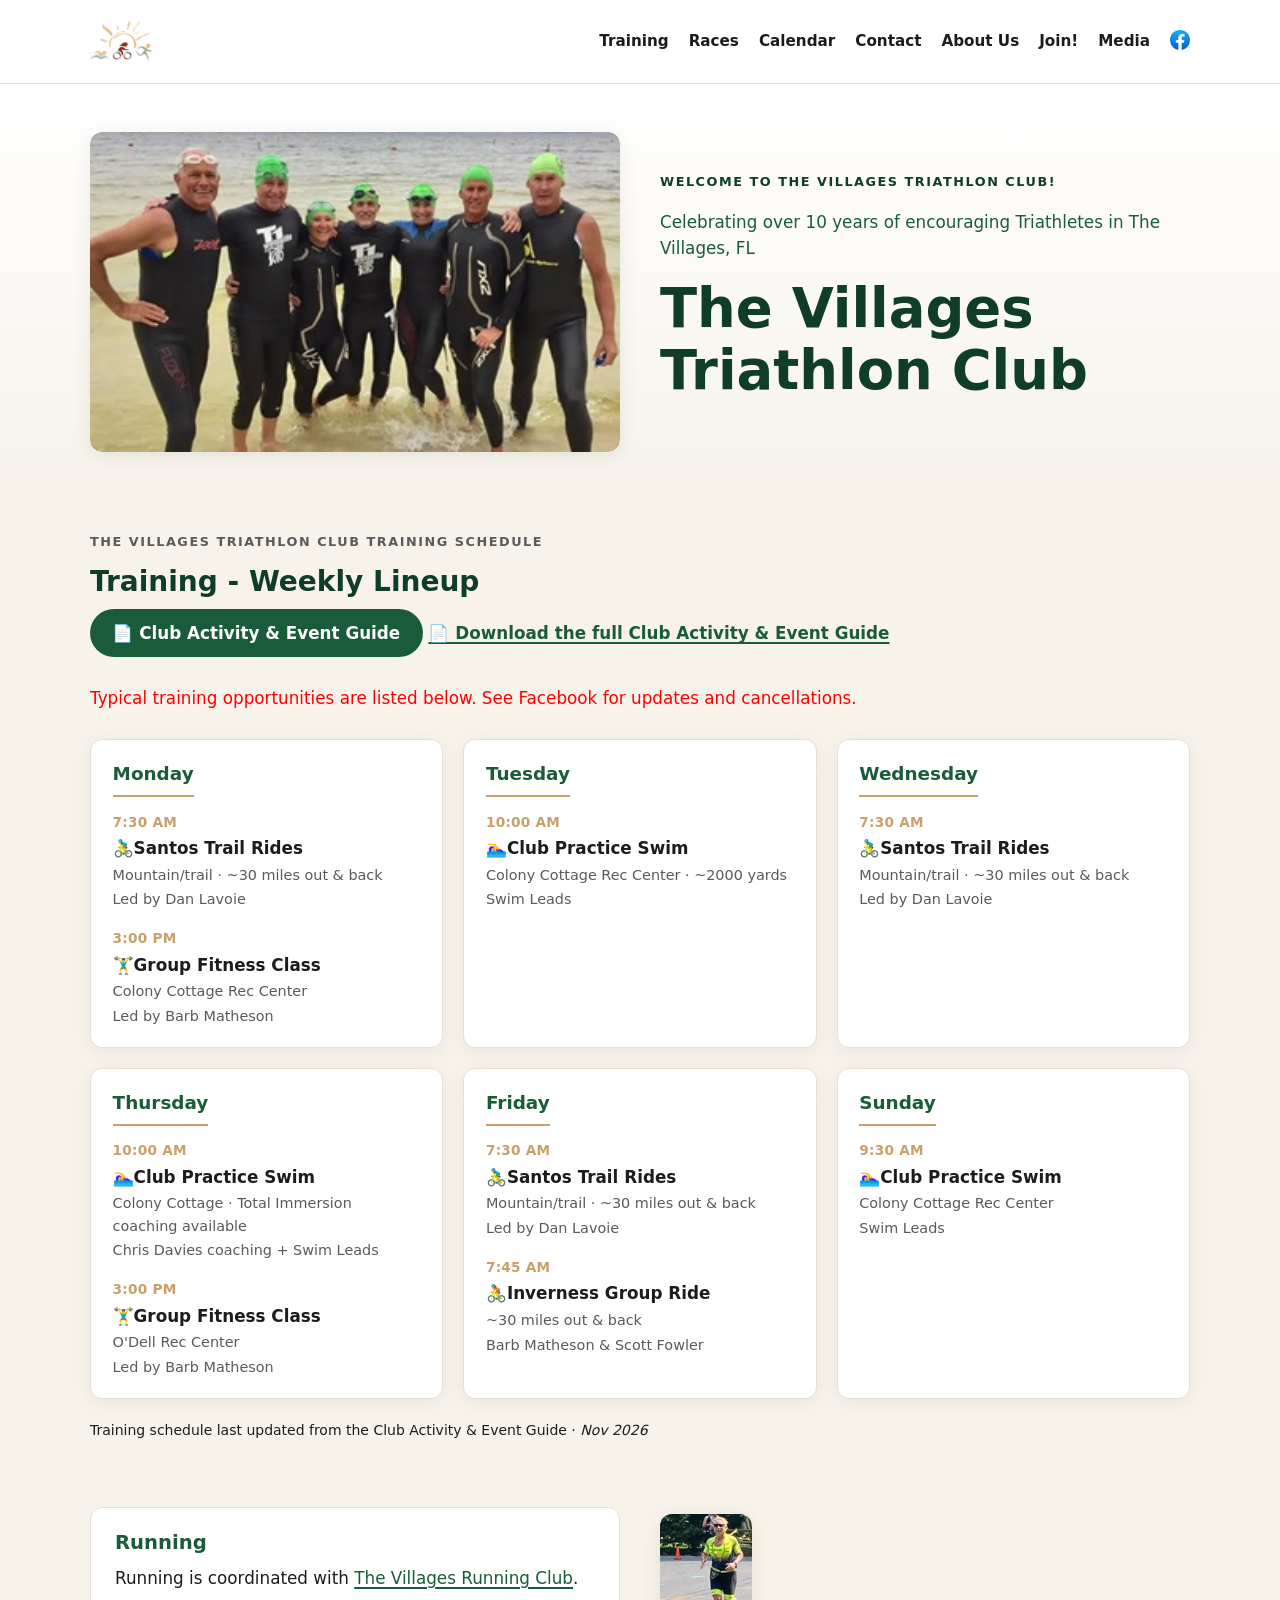
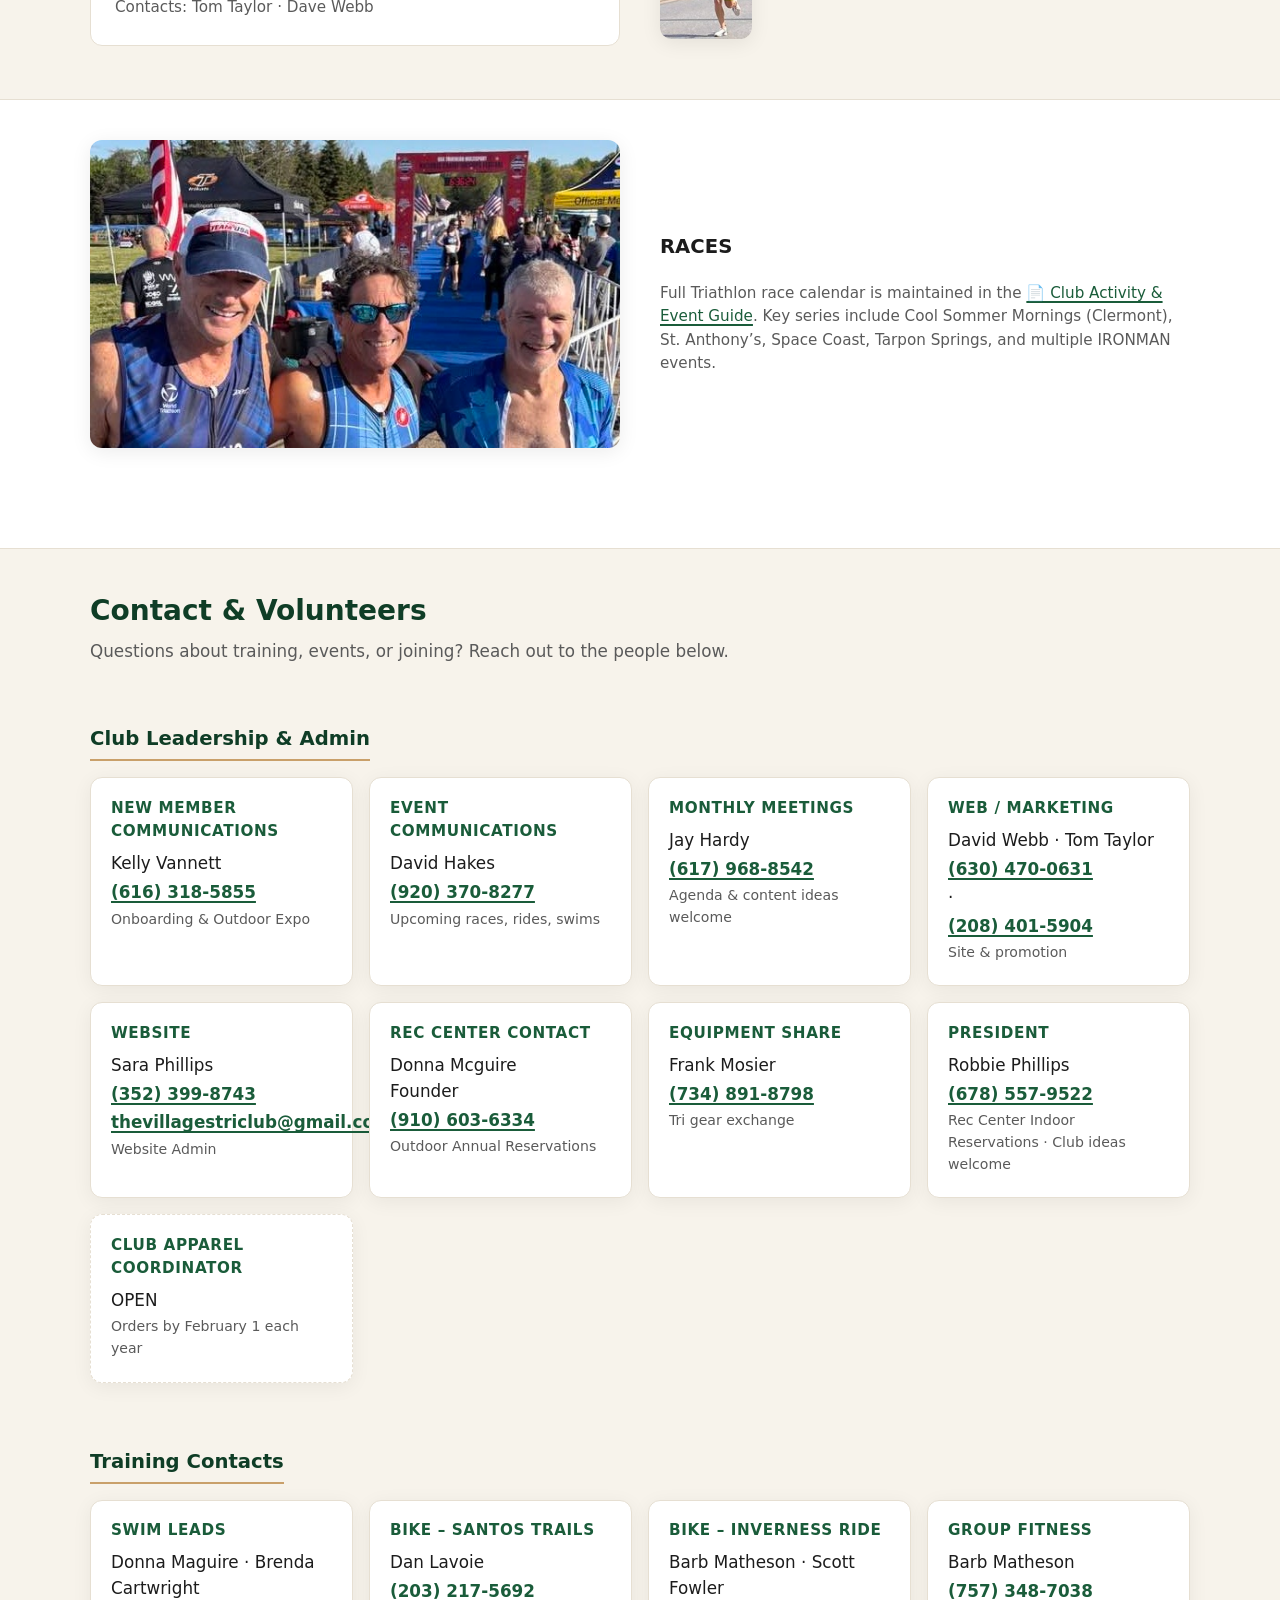
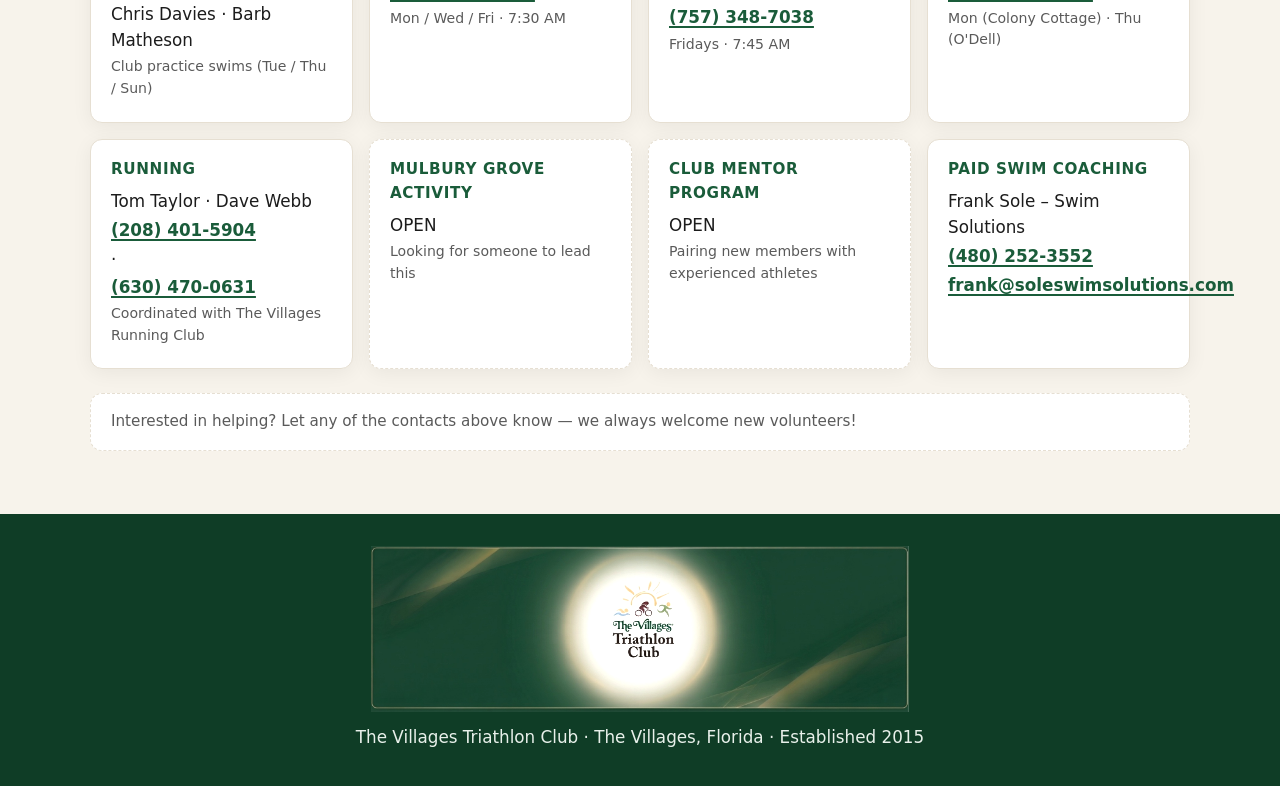
<file: index.html>
<!DOCTYPE html>
<html lang="en">
<head>
  <meta charset="UTF-8">
  <meta name="viewport" content="width=device-width, initial-scale=1.0">
  <title>The Villages Triathlon Club</title>
  <meta name="description" content="The Villages Triathlon Club - Triathlon Club in The Villages, FL">
  <link rel="stylesheet" href="styles.css">
  <link rel="icon" href="trilogo1.jpg" type="image/jpeg">
</head>

<body>
  <header class="site-header">
    <div class="container header-inner">
      <a href="#" class="logo-link">
        <img src="trilogo1.jpg" alt="The Villages Triathlon Club logo" class="logo" width="180" height="180">
      </a>
<nav class="main-nav">
  <a href="#schedule">Training</a>
  <a href="#races">Races</a>
  <a href="calendar.html">Calendar</a>
  <a href="#
    ">Contact</a>
  <a href="join.html#aboutus">About Us</a>
  <a href="join.html#join">Join!</a>
  <a href="media.html">Media</a>
  <a href="https://www.facebook.com/groups/670058983139397/" target="_blank" rel="noopener" class="facebook-link" title="Join us on Facebook">
      <img src="facebook.jfif" alt="Facebook" height="20" width="20">
  </a>
</nav>
    </div>
  </header>

  <main>
<section class="hero">
  <div class="container hero-grid">
<!-- LEFT COLUMN - photo slideshow -->
<div class="hero-photo">
  <div class="slideshow">
    <img src="clubpic1.jpeg" alt="The Villages Triathlon Club Tri" class="slide active">
    <img src="clubpic2.jpeg" alt="The Villages Triathlon Club photo" class="slide">
    <img src="clubpic3.jpeg" alt="The Villages Triathlon Club photo" class="slide">
    <img src="clubpic4.jpeg" alt="The Villages Triathlon Club photo" class="slide">
    <img src="clubpic5.jpeg" alt="The Villages Triathlon Club photo" class="slide">
    <img src="clubpic6.jpeg" alt="The Villages Triathlon Club group" class="slide">
    <img src="clubpic7.jpeg" alt="The Villages Triathlon Club members" class="slide">
    <img src="clubpic8.jpeg" alt="The Villages Triathlon Club picture" class="slide">
    <img src="clubpic9.jpeg" alt="The Villages Triathlon Club race" class="slide">
    <!-- Add more <img> lines for additional photos -->
  </div>
</div>

    <!-- RIGHT COLUMN - text -->
    <div class="hero-text">
      <p style="color:#0f3d26;" class="eyebrow">Welcome to The Villages Triathlon Club! </p>
      
      <p style="color:#1a5c3a;">Celebrating over 10 years of encouraging Triathletes in The Villages, FL</p>
      <h1>The Villages Triathlon Club</h1>
    
    </div>
  </div>
</section>

    <section id="schedule" class="schedule">
      <div class="container">
        <p class="eyebrow">THE VILLAGES TRIATHLON CLUB TRAINING SCHEDULE</p>
        <h2>Training - Weekly Lineup</h2>
        <p class="section-note"><b>
  <a href="https://raw.githubusercontent.com/thevillagestriclub/thevillagestriclub.github.io/main/Club%20Activity%20and%20Event%20Guide.docx" class="btn">📄 Club Activity &amp; Event Guide</a>
          <a href="https://raw.githubusercontent.com/thevillagestriclub/thevillagestriclub.github.io/main/Club%20Activity%20and%20Event%20Guide.docx" 
     download>
    📄 Download the full Club Activity &amp; Event Guide
  </a></b>
</p>
        <p class="section-note" style="color: red;">Typical training opportunities are listed below. See Facebook for updates and cancellations.</p>

        <div class="day-grid">
          <!-- Monday -->
          <article class="day-card">
            <h3>Monday</h3>
            <ul class="activity-list">
              <li>
                <span class="time">7:30 AM</span>
                <strong>🚴‍♂️Santos Trail Rides</strong>
                <span class="detail">Mountain/trail · ~30 miles out &amp; back</span>
                <span class="lead">Led by Dan Lavoie</span>
              </li>
              <li>
                <span class="time">3:00 PM</span>
                <strong>🏋️‍♂️Group Fitness Class</strong>
                <span class="detail">Colony Cottage Rec Center</span>
                <span class="lead">Led by Barb Matheson</span>
              </li>
            </ul>
          </article>

          <!-- Tuesday -->
          <article class="day-card">
            <h3>Tuesday</h3>
            <ul class="activity-list">
              <li>
                <span class="time">10:00 AM</span>
                <strong>🏊‍♀️Club Practice Swim</strong>
                <span class="detail">Colony Cottage Rec Center · ~2000 yards</span>
                <span class="lead">Swim Leads</span>
              </li>
            </ul>
          </article>

          <!-- Wednesday -->
          <article class="day-card">
            <h3>Wednesday</h3>
            <ul class="activity-list">
              <li>
                <span class="time">7:30 AM</span>
                <strong>🚴‍♂️Santos Trail Rides</strong>
                <span class="detail">Mountain/trail · ~30 miles out &amp; back</span>
                <span class="lead">Led by Dan Lavoie</span>
              </li>
            </ul>
          </article>

          <!-- Thursday -->
          <article class="day-card">
            <h3>Thursday</h3>
            <ul class="activity-list">
              <li>
                <span class="time">10:00 AM</span>
                <strong>🏊‍♀️Club Practice Swim</strong>
                <span class="detail">Colony Cottage · Total Immersion coaching available</span>
                <span class="lead">Chris Davies coaching + Swim Leads</span>
              </li>
              <li>
                <span class="time">3:00 PM</span>
                <strong>🏋️‍♂️Group Fitness Class</strong>
                <span class="detail">O'Dell Rec Center</span>
                <span class="lead">Led by Barb Matheson</span>
              </li>
            </ul>
          </article>

          <!-- Friday -->
          <article class="day-card">
            <h3>Friday</h3>
            <ul class="activity-list">
              <li>
                <span class="time">7:30 AM</span>
                <strong>🚴‍♂️Santos Trail Rides</strong>
                <span class="detail">Mountain/trail · ~30 miles out &amp; back</span>
                <span class="lead">Led by Dan Lavoie</span>
              </li>
              <li>
                <span class="time">7:45 AM</span>
                <strong>🚴Inverness Group Ride</strong>
                <span class="detail">~30 miles out &amp; back</span>
                <span class="lead">Barb Matheson &amp; Scott Fowler</span>
              </li>
            </ul>
          </article>

          <!-- Sunday -->
          <article class="day-card">
            <h3>Sunday</h3>
            <ul class="activity-list">
              <li>
                <span class="time">9:30 AM</span>
                <strong>🏊‍♀️Club Practice Swim</strong>
                <span class="detail">Colony Cottage Rec Center</span>
                <span class="lead">Swim Leads</span>
              </li>
            </ul>
          </article>
        </div>

    <!-- UPDATE ME Event Guide last updated Date here - text -->
    <!-- UPDATE ME Event Guide last updated Date here - text -->
      
      <p class="small" color="dark-green";><small>Training schedule last updated from the Club Activity &amp; Event Guide · <i>Nov 2026</i></small></p>
   
    <!-- UPDATE ME Event Guide last updated Date here - text -->
    <!-- UPDATE ME Event Guide last updated Date here - text -->     
    
</section>

    
<section id="running" class="running">
  <div class="container hero-grid">

    <!-- LEFT COLUMN - text -->
    <div class="run-note">
      <h3>Running</h3>
      <p>Running is coordinated with <a href="https://thevillagesrunningclub.com/calendar/" target="_blank" rel="noopener">The Villages Running Club</a>. </p>
      <p class="contacts">Contacts: Tom Taylor · Dave Webb</p>
    </div>

    <!-- RIGHT COLUMN - photo -->
    <div class="hero-photo"><img src="clubrun.jpg" alt="Club member running" style="height: 125px; width: auto; object-fit: cover; border-radius: 12px;">
    </div>

  </div>
</section>

<section id="running" class="running">
<br>&nbsp;
</section>
    <section id="races" class="races">


  <div class="container hero-grid">
    <!-- LEFT COLUMN - photo -->
    <div class="hero-photo">
      <img src="clubrace.jpg" alt="Club members at Clermont Tri">
    </div>

    <!-- RIGHT COLUMN - text -->
    <div class="hero-text">
      <p class="eyebrow"><h3>RACES</h3></p>
<p class="more-races">Full Triathlon race calendar is maintained in the <a href="https://raw.githubusercontent.com/thevillagestriclub/thevillagestriclub.github.io/main/Club%20Activity%20and%20Event%20Guide.docx" 
     download>
    📄 Club Activity &amp; Event Guide</a>. Key series include Cool Sommer Mornings (Clermont), St. Anthony’s, Space Coast, Tarpon Springs, and multiple IRONMAN events.</p>
    </div>
      
      </div>
  
      
      <div>
    <P>&nbsp</P>
      </div>

    
    
    </section>

<section id="contact" class="contact">
  <div class="container">
    <h2>Contact &amp; Volunteers</h2>
    <p class="section-note">Questions about training, events, or joining? Reach out to the people below.</p>

    <!-- ========== 1. CLUB LEADERSHIP & ADMIN ========== -->
    <h3 style="margin: 2rem 0 1rem; color: var(--green-dark); border-bottom: 2px solid var(--gold); display: inline-block; padding-bottom: 0.3rem;">
      Club Leadership &amp; Admin
    </h3>

    <div class="contact-grid">


      <div class="contact-card">
        <h3>New Member Communications</h3>
        <p>Kelly Vannett</p>
        <a href="tel:+16163185855">(616) 318-5855</a>
        <p class="role">Onboarding &amp; Outdoor Expo</p>
      </div>

      <div class="contact-card">
        <h3>Event Communications</h3>
        <p>David Hakes</p>
        <a href="tel:+19203708277">(920) 370-8277</a>
        <p class="role">Upcoming races, rides, swims</p>
      </div>

      <div class="contact-card">
        <h3>Monthly Meetings</h3>
        <p>Jay Hardy</p>
        <a href="tel:+16179688542">(617) 968-8542</a>
        <p class="role">Agenda &amp; content ideas welcome</p>
      </div>

      <div class="contact-card">
        <h3>Web / Marketing</h3>
        <p>David Webb · Tom Taylor</p>
        <a href="tel:+16304700631">(630) 470-0631</a> · <a href="tel:+12084015904">(208) 401-5904</a>
        <p class="role">Site &amp; promotion</p>
      </div>

      <div class="contact-card">
        <h3>Website</h3>
        <p>Sara Phillips</p>
        <a href="tel:+13523998743">(352) 399-8743</a>
        <a href="mailto:thevillagestriclub@gmail.com">thevillagestriclub@gmail.com</a>
        <p class="role">Website Admin</p>
      </div>
      
      <div class="contact-card">
        <h3>Rec Center Contact</h3>
        <p>Donna Mcguire<BR style="color:#0f3d26;" class="eyebrow">Founder</br></p>
        <a href="tel:+19106036334">(910) 603-6334</a>
        <p class="role">Outdoor Annual Reservations</p>
      </div>

      <div class="contact-card">
        <h3>Equipment Share</h3>
        <p>Frank Mosier</p>
        <a href="tel:+17348918798">(734) 891-8798</a>
        <p class="role">Tri gear exchange</p>
      </div>

      <div class="contact-card">
        <h3>President</h3>
        <p>Robbie Phillips</p>
        <a href="tel:+16785579522">(678) 557-9522</a>
        <p class="role">Rec Center Indoor Reservations · Club ideas welcome</p>
      </div>

      
      <div class="contact-card" style="border-style: dashed;">
        <h3>Club Apparel Coordinator</h3>
        <p>OPEN</p>
        <p class="role">Orders by February 1 each year</p>
      </div>
      
    </div>

    <!-- ========== 2. TRAINING CONTACTS ========== -->
    <h3 style="margin: 2.5rem 0 1rem; color: var(--green-dark); border-bottom: 2px solid var(--gold); display: inline-block; padding-bottom: 0.3rem;">
      Training Contacts
    </h3>

    <div class="contact-grid">
      <div class="contact-card">
        <h3>Swim Leads</h3>
        <p>Donna Maguire · Brenda Cartwright<br>Chris Davies · Barb Matheson</p>
        <p class="role">Club practice swims (Tue / Thu / Sun)</p>
      </div>


      <div class="contact-card">
        <h3>Bike – Santos Trails</h3>
        <p>Dan Lavoie</p>
        <a href="tel:+12032175692">(203) 217-5692</a>
        <p class="role">Mon / Wed / Fri · 7:30 AM</p>
      </div>

      <div class="contact-card">
        <h3>Bike – Inverness Ride</h3>
        <p>Barb Matheson · Scott Fowler</p>
        <a href="tel:+17573487038">(757) 348-7038</a>
        <p class="role">Fridays · 7:45 AM</p>
      </div>

      <div class="contact-card">
        <h3>Group Fitness</h3>
        <p>Barb Matheson</p>
        <a href="tel:+17573487038">(757) 348-7038</a>
        <p class="role">Mon (Colony Cottage) · Thu (O'Dell)</p>
      </div>

      <div class="contact-card">
        <h3>Running</h3>
        <p>Tom Taylor · Dave Webb</p>
        <a href="tel:+12084015904">(208) 401-5904</a> · <a href="tel:+16304700631">(630) 470-0631</a>
        <p class="role">Coordinated with The Villages Running Club</p>
      </div>

      <div class="contact-card" style="border-style: dashed;">
        <h3>Mulbury Grove Activity</h3>
        <p>OPEN</p>
        <p class="role">Looking for someone to lead this</p>
      </div>

      <div class="contact-card" style="border-style: dashed;">
        <h3>Club Mentor Program</h3>
        <p>OPEN</p>
        <p class="role">Pairing new members with experienced athletes</p>
      </div>

      <div class="contact-card">
        <h3>Paid Swim Coaching</h3>
        <p>Frank Sole – Swim Solutions</p>
        <a href="tel:+14802523552">(480) 252-3552</a>
        <a href="mailto:frank@soleswimsolutions.com">frank@soleswimsolutions.com</a>
      </div>
      
    </div>


    <p class="volunteer-note" style="margin-top: 1.5rem;">
      Interested in helping? Let any of the contacts above know — we always welcome new volunteers!
    </p>
  </div>
</section>  
  </main>

  <footer class="site-footer">
    <div class="container">
      <img src="thevillagestriathlonclublogo.jpg" alt="" class="footer-logo">
      <p>The Villages Triathlon Club · The Villages, Florida · Established 2015</p>

    </div>
  </footer>

<script>
  // Simple slideshow - changes every x seconds
  const slides = document.querySelectorAll('.slideshow .slide');
  let current = 0;

  function nextSlide() {
    slides[current].classList.remove('active');
    current = (current + 1) % slides.length;
    slides[current].classList.add('active');
  }

  // Change image every 4 seconds (4000 milliseconds)
  setInterval(nextSlide, 4000);
</script>



</body>
</html>
</file>
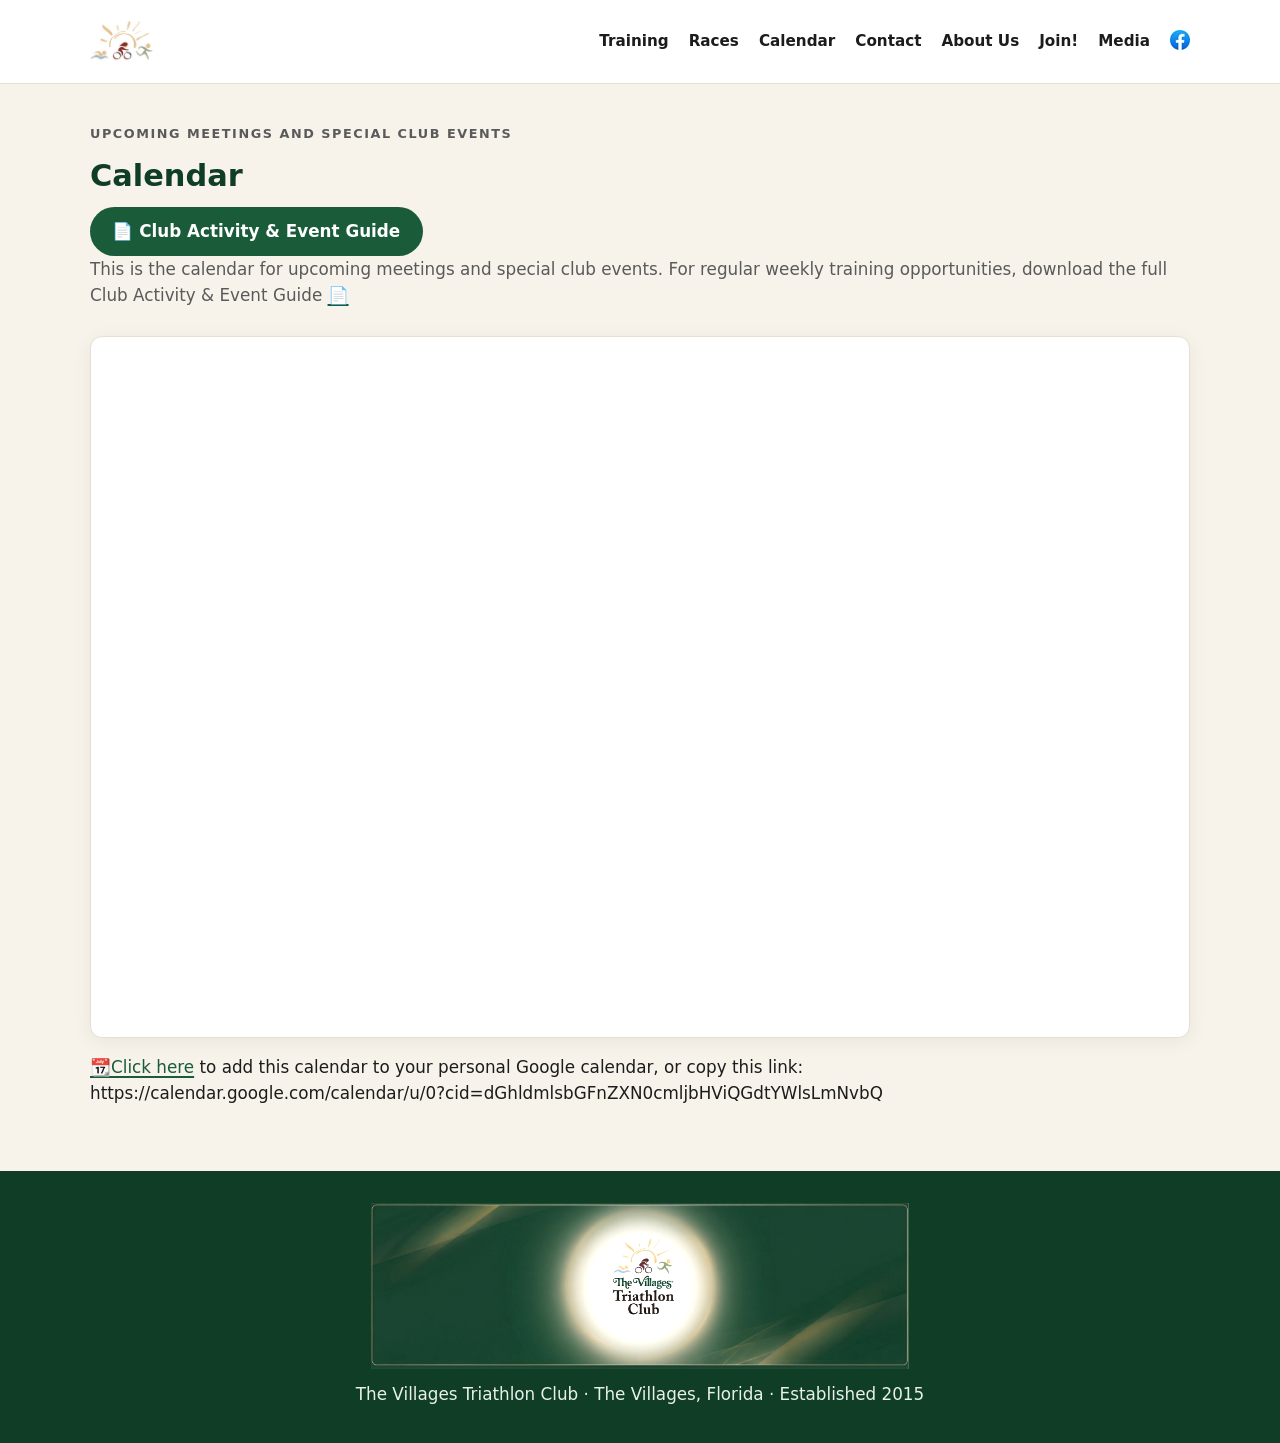
<file: calendar.html>
<!DOCTYPE html>
<html lang="en">
<head>
  <meta charset="UTF-8">
  <meta name="viewport" content="width=device-width, initial-scale=1.0">
  <title>Calendar – The Villages Triathlon Club</title>
  <meta name="description" content="Calendar of The Villages Triathlon Club events and meetings">
  <link rel="stylesheet" href="styles.css">
  <link rel="icon" href="trilogo1.jpg" type="image/jpeg">
  <style>
    .calendar-section {
      padding: 2.5rem 0 3rem;
    }
    .calendar-section h1 {
      font-size: 1.9rem;
      margin: 0 0 0.5rem;
      color: var(--green-dark);
    }
    .calendar-wrapper {
      background: #fff;
      border: 1px solid var(--border);
      border-radius: var(--radius);
      box-shadow: var(--shadow);
      overflow: hidden;
      margin-top: 1.25rem;
    }
    .calendar-wrapper iframe {
      display: block;
      width: 100%;
      height: 700px;
      border: 0;
    }
    @media (max-width: 700px) {
      .calendar-wrapper iframe {
        height: 600px;
      }
    }
  </style>
</head>
<body>
  <header class="site-header">
    <div class="container header-inner">
      <a href="index.html" class="logo-link">
        <img src="trilogo1.jpg" alt="The Villages Triathlon Club logo" class="logo" width="180" height="180">
      </a>
<nav class="main-nav">
  <a href="index.html#schedule">Training</a>
  <a href="index.html#races">Races</a>
  <a href="calendar.html">Calendar</a>
  <a href="index.html#contact">Contact</a>
  <a href="join.html#aboutus">About Us</a>
  <a href="join.html#join">Join!</a>
  <a href="media.html">Media</a>
  <a href="https://www.facebook.com/groups/670058983139397/" target="_blank" rel="noopener" class="facebook-link" title="Join us on Facebook">
      <img src="facebook.jfif" alt="Facebook" height="20" width="20">
  </a>
</nav>

    </div>
  </header>

  <main>
    <section class="calendar-section">
      <div class="container">
        <p class="eyebrow">UPCOMING MEETINGS AND SPECIAL CLUB EVENTS</p>
        <h1>Calendar</h1>

    <p class="section-note">

      <a href="https://raw.githubusercontent.com/thevillagestriclub/thevillagestriclub.github.io/main/Club%20Activity%20and%20Event%20Guide.docx" class="btn">📄 Club Activity &amp; Event Guide</a>
          
      <BR>     
      This is the calendar for upcoming meetings and special club events. 
      For regular weekly training opportunities, download the full Club Activity &amp; Event Guide
      <a href="https://raw.githubusercontent.com/thevillagestriclub/thevillagestriclub.github.io/main/Club%20Activity%20and%20Event%20Guide.docx">📄</a>
 
      </br> 
           
        <div class="calendar-wrapper">
          <!-- Google Calendar embed – Agenda / Schedule view -->
          <iframe 
            src="https://calendar.google.com/calendar/embed?height=700&wkst=1&ctz=America%2FNew_York&showPrint=0&mode=AGENDA&src=thevillagestriclub%40gmail.com&color=%231a5c3a"
            style="border:0" 
            width="100%" 
            height="700" 
            frameborder="0" 
            scrolling="no">
          </iframe>
        </div>

<p>
        <a href="https://calendar.google.com/calendar/u/0?cid=dGhldmlsbGFnZXN0cmljbHViQGdtYWlsLmNvbQ">📆Click here</a>
        to add this calendar to your personal Google calendar, or copy this link: 
<br><i></i>https://calendar.google.com/calendar/u/0?cid=dGhldmlsbGFnZXN0cmljbHViQGdtYWlsLmNvbQ</i>
</p>
        
      </div>
    </section>
  </main>
  
  <footer class="site-footer">
    <div class="container">
      <img src="thevillagestriathlonclublogo.jpg" alt="" class="footer-logo">
      <p>The Villages Triathlon Club · The Villages, Florida · Established 2015</p>
    </div>
  </footer>
</body>
</html>
</file>
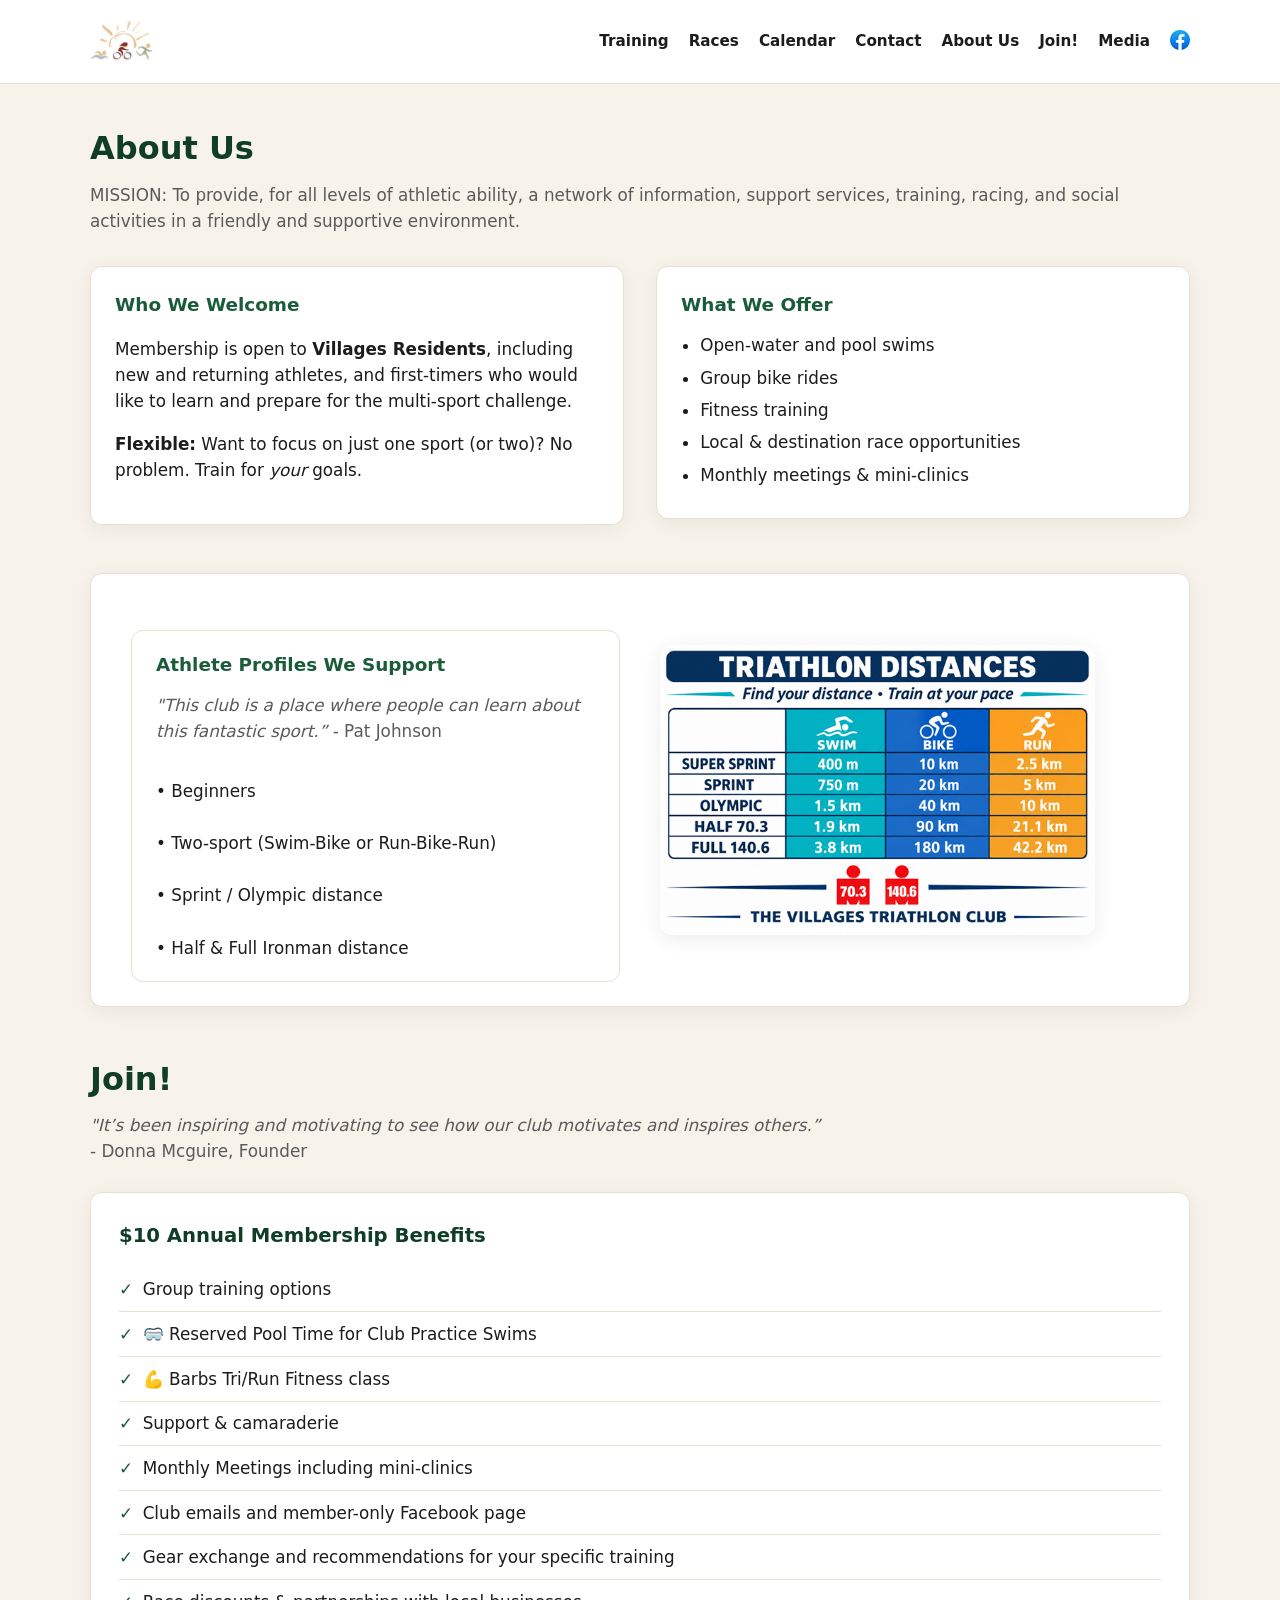
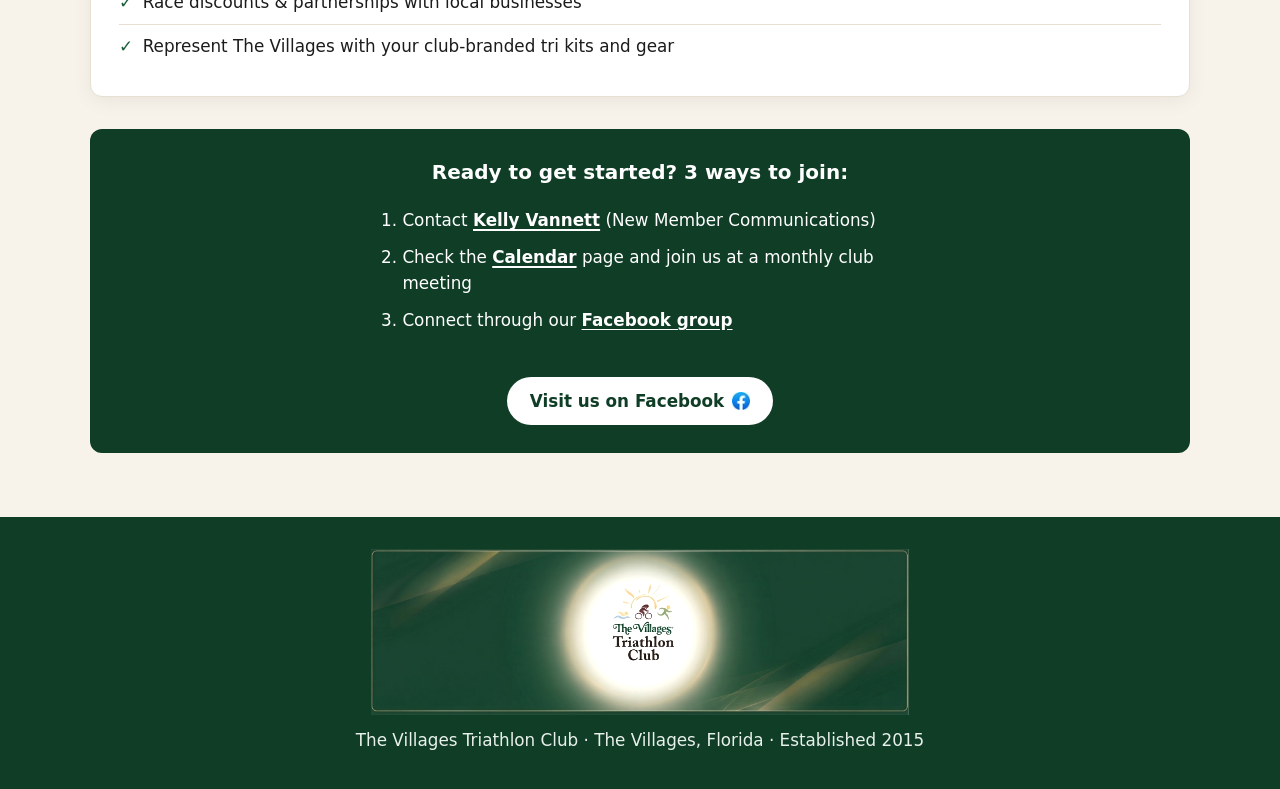
<file: join.html>
<!DOCTYPE html>
<html lang="en">
<head>
  <meta charset="UTF-8">
  <meta name="viewport" content="width=device-width, initial-scale=1.0">
  <title>Join! · The Villages Triathlon Club</title>
  <meta name="description" content="Learn about The Villages Triathlon Club and how to become a member.">
  <link rel="stylesheet" href="styles.css">
  <link rel="icon" href="trilogo1.jpg" type="image/jpeg">
  <style>
    /* Page-specific styles for Join page */
    .join-page {
      padding: 2.5rem 0 4rem;
    }

    .join-page h1 {
      margin: 0 0 0.5rem;
      color: var(--green-dark);
      font-size: 2rem;
    }

    .about-grid {
      display: grid;
      grid-template-columns: 1fr 1fr;
      gap: 2rem;
      margin: 2rem 0 3rem;
      align-items: start;
    }

    .about-card {
      background: #fff;
      border: 1px solid var(--border);
      border-radius: var(--radius);
      padding: 1.5rem;
      box-shadow: var(--shadow);
    }

    .about-card h3 {
      margin: 0 0 0.8rem;
      color: var(--green);
      font-size: 1.15rem;
    }

    .about-card ul {
      margin: 0.5rem 0 0;
      padding-left: 1.2rem;
    }

    .about-card li {
      margin-bottom: 0.4rem;
    }

    .benefits-card {
      background: #fff;
      border: 1px solid var(--border);
      border-radius: var(--radius);
      padding: 1.75rem;
      box-shadow: var(--shadow);
      margin-bottom: 2rem;
    }

    .benefits-card h3 {
      margin: 0 0 1rem;
      color: var(--green-dark);
    }

    .benefits-list {
      list-style: none;
      padding: 0;
      margin: 0;
    }

    .benefits-list li {
      padding: 0.55rem 0;
      border-bottom: 1px solid var(--border);
      display: flex;
      align-items: flex-start;
      gap: 0.6rem;
    }

    .benefits-list li:last-child {
      border-bottom: none;
    }

    .benefits-list li::before {
      content: "✓";
      color: var(--green);
      font-weight: 700;
      flex-shrink: 0;
    }

    .how-to-join {
      background: var(--sand);
      border-radius: var(--radius);
      padding: 1.75rem;
      margin-bottom: 2rem;
    }

    .how-to-join h3 {
      margin: 0 0 1rem;
      color: var(--green-dark);
    }

    .how-to-join ol {
      margin: 0;
      padding-left: 1.3rem;
    }

    .how-to-join li {
      margin-bottom: 0.6rem;
    }

    .cta-box {
      background: var(--green-dark);
      color: #fff;
      border-radius: var(--radius);
      padding: 1.75rem;
      text-align: center;
    }

    .cta-box a {
      color: #fff;
      font-weight: 600;
    }

    .cta-box .btn {
      background: #fff;
      color: var(--green-dark) !important;
      margin-top: 1rem;
    }

    .cta-box .btn:hover {
      background: #f0f0f0;
    }

    @media (max-width: 700px) {
      .about-grid {
        grid-template-columns: 1fr;
      }
    }
  </style>
</head>
<body>
  <header class="site-header">
    <div class="container header-inner">
      <a href="index.html" class="logo-link">
        <img src="trilogo1.jpg" alt="The Villages Triathlon Club logo" class="logo" width="64" height="64">
      </a>
<nav class="main-nav">
  <a href="index.html#schedule">Training</a>
  <a href="index.html#races">Races</a>
  <a href="calendar.html">Calendar</a>
  <a href="index.html#contact">Contact</a>
  <a href="join.html#aboutus">About Us</a>
  <a href="join.html#join">Join!</a>
  <a href="media.html">Media</a>
  <a href="https://www.facebook.com/groups/670058983139397/" target="_blank" rel="noopener" class="facebook-link" title="Join us on Facebook">
      <img src="facebook.jfif" alt="Facebook" height="20" width="20">
  </a>
</nav>
    </div>
  </header>

  <main>
    <section class="join-page">
      <div class="container">

        <!-- ========== ABOUT US ========== -->
        <h1 id="aboutus">About Us</h1>
        <p class="section-note">
          MISSION: To provide, for all levels of athletic ability, a network of information, 
          support services, training, racing, and social activities in a friendly and supportive environment.
        </p>

        <div class="about-grid">
          <div class="about-card">
            <h3>Who We Welcome</h3>
            <p>Membership is open to <strong>Villages Residents</strong>, including new and returning athletes, and first-timers who would like to learn and prepare for the multi-sport challenge.</p>
            <p style="margin-top:0.8rem;"><strong>Flexible:</strong> Want to focus on just one sport (or two)? No problem. Train for <em>your</em> goals.</p>
          </div>

          <div class="about-card">
            <h3>What We Offer</h3>
            <ul>
              <li>Open-water and pool swims</li>
              <li>Group bike rides</li>
              <li>Fitness training</li>
              <li>Local &amp; destination race opportunities</li>
              <li>Monthly meetings &amp; mini-clinics</li>
            </ul>
          </div>
        </div>

        <div class="about-card" style="margin-bottom: 3rem;">
         
            <div class="container hero-grid">

    <!-- LEFT COLUMN - text -->
    <div class="run-note">
   <h3>Athlete Profiles We Support</h3>

      <p class="section-note"><i>"This club is a place where people can learn about this fantastic sport.”</i> - Pat Johnson</p>
      
      <ul style="display:grid; grid-template-columns: repeat(auto-fit, minmax(180px, 1fr)); gap: 0.5rem .5rem; list-style: none; padding-left: 0;">
            <br>• Beginners</br>
            <br>• Two-sport (Swim-Bike or Run-Bike-Run)</br>
            <br>• Sprint / Olympic distance</br>
            <br>• Half &amp; Full Ironman distance</br>
          </ul>
    </div>

    <!-- RIGHT COLUMN - photo -->
    <div class="hero-photo">
      
      <img src="Infographic.png" alt="The Villages Triathlon Club Infographic"  style="height: 290px; width: auto; object-fit: cover; border-radius: 12px;">
    </div>

  </div>
          
          
          
       
  
        </div>

        <!-- ========== JOIN! ========== -->
        <h1 id="join">Join!</h1>
        <p class="section-note"><i>"It’s been inspiring and motivating to see how our club motivates and 
          inspires others.”</i><br>- Donna Mcguire, Founder
  
        <div class="benefits-card">
          <h3><strong>$10</strong> Annual Membership Benefits</h3>
          <ul class="benefits-list">
            <li>Group training options</li>
            <li>🥽 Reserved Pool Time for Club Practice Swims </li>
            <li>💪 Barbs Tri/Run Fitness class</li>
            <li>Support &amp; camaraderie</li>
            <li>Monthly Meetings including mini-clinics</li>
            <li>Club emails and member-only Facebook page</li>
            <li>Gear exchange and recommendations for your specific training</li>
            <li>Race discounts &amp; partnerships with local businesses</li>
            <li>Represent The Villages with your club-branded tri kits and gear</li>
          </ul>
        </div>

    

<div class="cta-box">
  <h3 style="margin: 0 0 1.25rem; font-size: 1.25rem; font-weight: 600;">
    Ready to get started? 3 ways to join:
  </h3>

  <ol style="text-align: left; max-width: 520px; margin: 0 auto 1.75rem; padding-left: 1.4rem; line-height: 1.5;">
    <li style="margin-bottom: 0.75rem;">Contact <strong>  <a href="index.html#contact">Kelly Vannett</a></strong> (New Member Communications) </li>
    <li style="margin-bottom: 0.75rem;">Check the  <a href="calendar.html">Calendar</a> page and join us at a monthly club meeting</li>
    <li>Connect through our <a href="https://www.facebook.com/groups/670058983139397/" target="_blank" rel="noopener" style="color:#fff; text-decoration:underline;">Facebook group</a></li> 
  </ol>

  <a href="https://www.facebook.com/groups/670058983139397/" target="_blank" rel="noopener" 
     class="btn" 
     style="display: inline-flex; align-items: center; gap: 8px; background:#fff; color:var(--green-dark) !important;">
    Visit us on Facebook
    <img src="facebook.jfif" alt="" width="18" height="18" style="border-radius:3px;">
  </a>
</div>

      </div>
    </section>
  </main>

  <footer class="site-footer">
    <div class="container">
      <img src="thevillagestriathlonclublogo.jpg" alt="" class="footer-logo">
      <p>The Villages Triathlon Club · The Villages, Florida · Established 2015</p>

    </div>
  </footer>
</body>
</html>
</file>
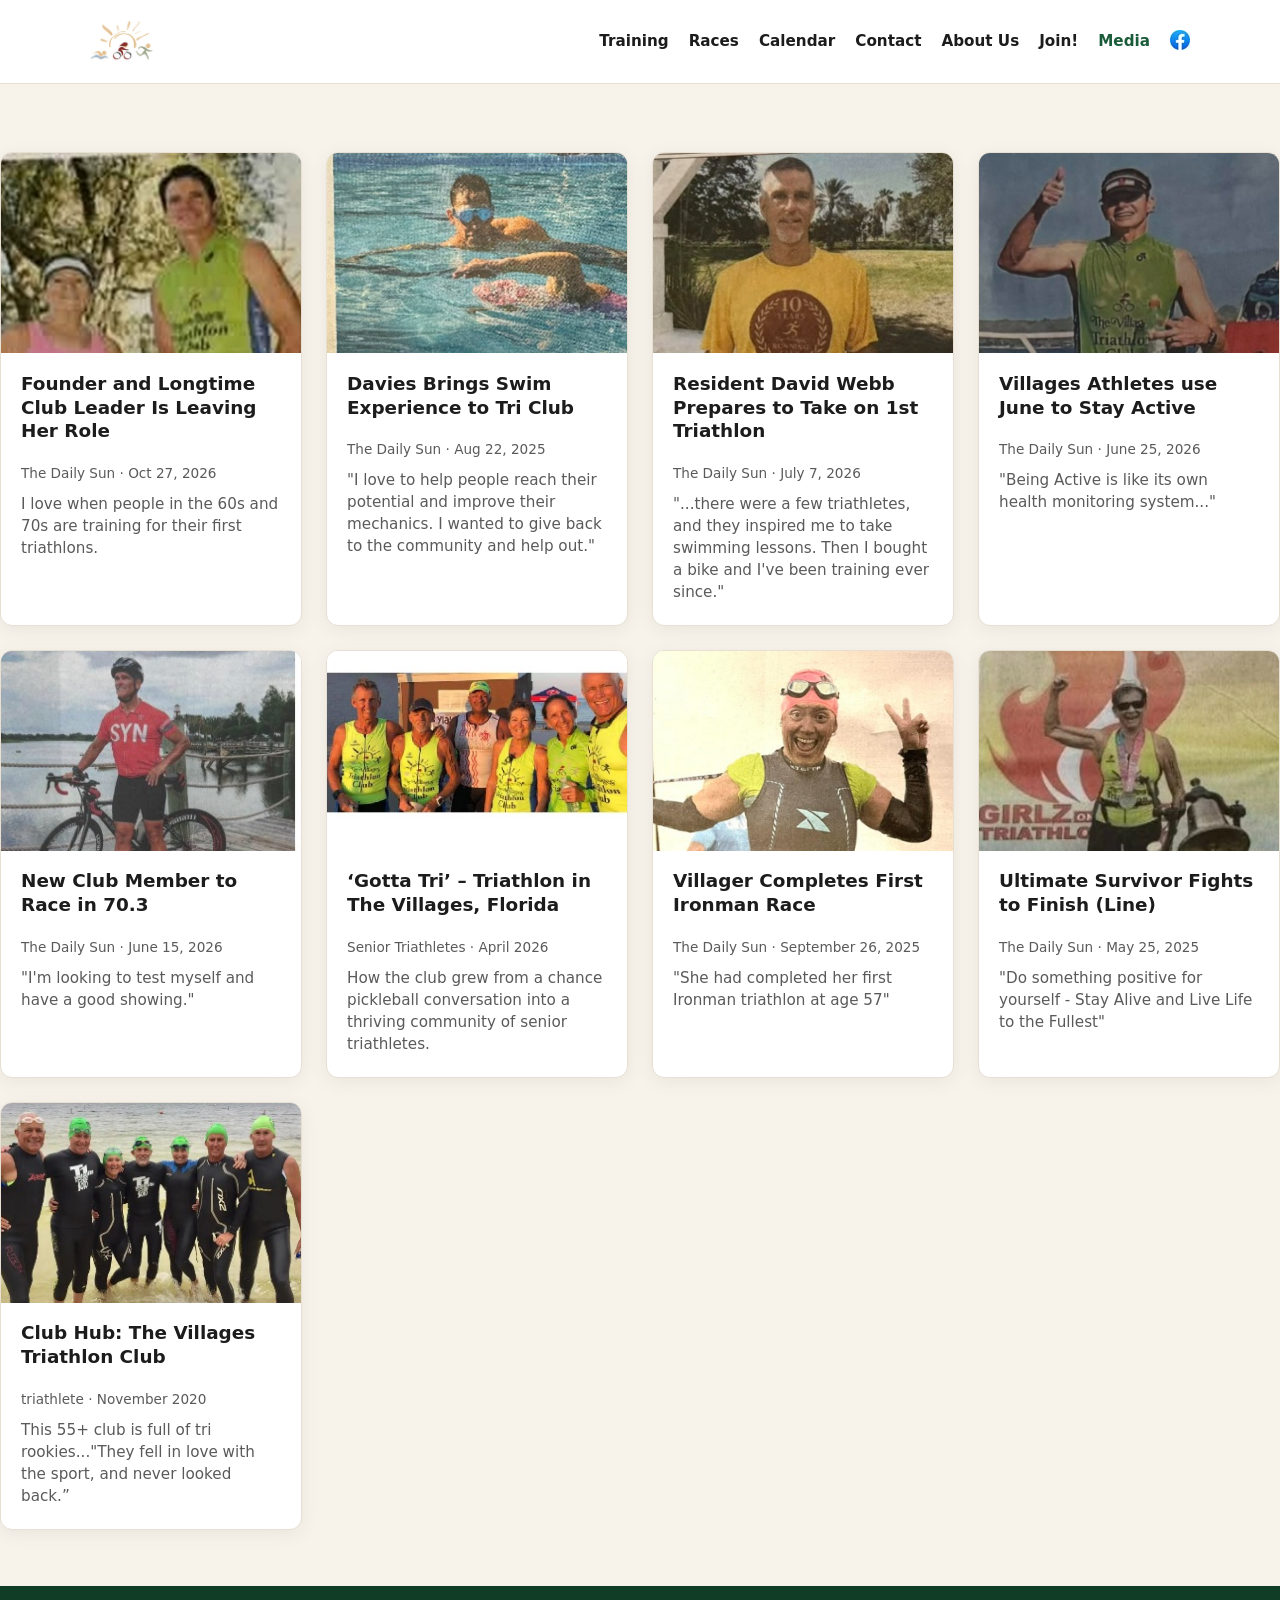
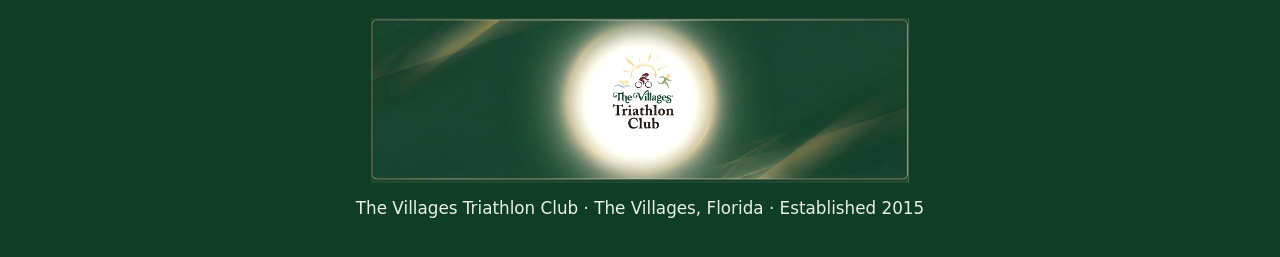
<file: media.html>
<!DOCTYPE html>
<html lang="en">
<head>
  <meta charset="UTF-8">
  <meta name="viewport" content="width=device-width, initial-scale=1.0">
  <title>Media – The Villages Triathlon Club</title>
  <meta name="description" content="Articles and features about The Villages Triathlon Club from The Daily Sun and other sources.">
  <link rel="stylesheet" href="styles.css">
  <link rel="icon" href="trilogo1.jpg" type="image/jpeg">
  <style>
    /* Media page specific styles */
    .media-section {
      padding: 2.5rem 0 3.5rem;
    }

    .media-section h1 {
      font-size: 1.9rem;
      margin: 0 0 0.4rem;
      color: var(--green-dark);
    }

    .media-grid {
      display: grid;
      grid-template-columns: repeat(auto-fill, minmax(300px, 1fr));
      gap: 1.5rem;
      margin-top: 1.75rem;
    }

    .media-card {
      background: var(--card);
      border: 1px solid var(--border);
      border-radius: var(--radius);
      box-shadow: var(--shadow);
      overflow: hidden;
      transition: transform 0.15s ease, box-shadow 0.15s ease;
      display: flex;
      flex-direction: column;
    }

    .media-card:hover {
      transform: translateY(-3px);
      box-shadow: 0 8px 28px rgba(0, 0, 0, 0.1);
    }

    .media-card a {
      text-decoration: none;
      color: inherit;
      display: flex;
      flex-direction: column;
      height: 100%;
    }

    .media-card img {
      width: 100%;
      height: 200px;
      object-fit: cover;
      display: block;
    }

    .media-card-body {
      padding: 1.15rem 1.25rem 1.35rem;
      display: flex;
      flex-direction: column;
      flex-grow: 1;
    }

    .media-card h2 {
      font-size: 1.15rem;
      margin: 0 0 0.4rem;
      line-height: 1.3;
      color: var(--ink);
    }

    .media-meta {
      font-size: 0.85rem;
      color: var(--muted);
      margin-bottom: 0.55rem;
    }

    .media-teaser {
      font-size: 0.95rem;
      color: var(--muted);
      margin: 0;
      line-height: 1.45;
    }

    /* Make sure the active nav link stands out a little */
    .main-nav a[href="media.html"] {
      color: var(--green);
    }
  </style>
</head>
<body>
  <header class="site-header">
    <div class="container header-inner">
      <a href="index.html" class="logo-link">
        <img src="trilogo1.jpg" alt="The Villages Triathlon Club logo" class="logo" width="180" height="180">
      </a>
<nav class="main-nav">
  <a href="index.html#schedule">Training</a>
  <a href="index.html#races">Races</a>
  <a href="calendar.html">Calendar</a>
  <a href="index.html#contact">Contact</a>
  <a href="join.html#aboutus">About Us</a>
  <a href="join.html#join">Join!</a>
  <a href="media.html">Media</a>
  <a href="https://www.facebook.com/groups/670058983139397/" target="_blank" rel="noopener" class="facebook-link" title="Join us on Facebook">
      <img src="facebook.jfif" alt="Facebook" height="20" width="20">
  </a>
</nav>
    </div>
  </header>

  <main>
    <section class="media-section"><div class="media-grid">

  <!-- The Daily Sun Article -->
  <article class="media-card">
    <a href="media/media 2026-10-27 Donna retire.jpg" target="_blank" rel="noopener">
      <img src="media/media 2026-10-27 Donna retire-thumb.jpg" alt="Donna Maguire and Robbie Phillips">
      <div class="media-card-body">
        <h2>Founder and Longtime Club Leader Is Leaving Her Role</h2>
        <p class="media-meta">The Daily Sun · Oct 27, 2026</p>
        <p class="media-teaser">I love when people in the 60s and 70s are training for their first triathlons.</p>
      </div>
    </a>
  </article>

  <!-- The Daily Sun Article -->
  <article class="media-card">
    <a href="media/2026-08-22-Chris.jpg" target="_blank" rel="noopener">
      <img src="media/2026-08-22-Chris-thumb.jpg" alt="Chris Davies working with triathletes">
      <div class="media-card-body">
        <h2>Davies Brings Swim Experience to Tri Club</h2>
        <p class="media-meta">The Daily Sun · Aug 22, 2025</p>
        <p class="media-teaser">"I love to help people reach their potential and improve their mechanics. I wanted to give back to the community and help out."</p>
      </div>
    </a>
  </article>

  <!-- The Daily Sun Article -->
  <article class="media-card">
    <a href="media/2026-07-07-DavidW.jpg" target="_blank" rel="noopener">
      <img src="media/2026-07-07-DavidW-thumb.jpg" alt="David Webb preparing for first triathlon">
      <div class="media-card-body">
        <h2>Resident David Webb Prepares to Take on 1st Triathlon</h2>
        <p class="media-meta">The Daily Sun · July 7, 2026</p>
        <p class="media-teaser">"...there were a few triathletes, and they inspired me to take swimming lessons. Then I bought a bike and I've been training ever since."</p>
      </div>
    </a>
  </article>

  <!-- The Daily Sun Article -->
  <article class="media-card">
    <a href="media/2026-06-25-Robbie.jpg" target="_blank" rel="noopener">
      <img src="media/2026-06-25-Robbie-thumb.jpg" alt="Villages Athletes use June to Stay Active">
      <div class="media-card-body">
        <h2>Villages Athletes use June to Stay Active</h2>
        <p class="media-meta">The Daily Sun · June 25, 2026</p>
        <p class="media-teaser">"Being Active is like its own health monitoring system..."</p>
      </div>
    </a>
  </article>


  <!-- The Daily Sun Article -->
  <article class="media-card">
    <a href="media/2026-06-15-Tom.jpg" target="_blank" rel="noopener">
      <img src="media/2026-06-15-Tom-thumb.jpg" alt="New Club Member to Race in 70.3">
      <div class="media-card-body">
        <h2>New Club Member to Race in 70.3</h2>
        <p class="media-meta">The Daily Sun · June 15, 2026</p>
        <p class="media-teaser">"I'm looking to test myself and have a good showing."</p>
      </div>
    </a>
  </article>
      
  <!-- 5. Senior Triathletes article -->
  <article class="media-card">
    <a href="https://seniortriathletes.com/gotta-tri-triathlon-in-the-villages-florida/" target="_blank" rel="noopener">
      <img src="media/media 2026-04-10 senior-triathletes-thumb.jpg" alt="The Villages Triathlon Club members">
      <div class="media-card-body">
        <h2>‘Gotta Tri’ – Triathlon in The Villages, Florida</h2>
        <p class="media-meta">Senior Triathletes · April 2026</p>
        <p class="media-teaser">How the club grew from a chance pickleball conversation into a thriving community of senior triathletes.</p>
      </div>
    </a>
  </article>

  <!-- The Daily Sun Article -->
  <article class="media-card">
    <a href="media/2025-09-26-Lisa.jpg" target="_blank" rel="noopener">
      <img src="media/2025-09-26-Lisa-thumb.jpg" alt="Villager Completes First Ironman Race">
      <div class="media-card-body">
        <h2>Villager Completes First Ironman Race</h2>
        <p class="media-meta">The Daily Sun · September 26, 2025</p>
        <p class="media-teaser">"She had completed her first Ironman triathlon at age 57"</p>
      </div>
    </a>
  </article>

  <!-- The Daily Sun Article -->
  <article class="media-card">
    <a href="media/2025-05-25-Carol.jpg" target="_blank" rel="noopener">
      <img src="media/2025-05-25-Carol-thumb.jpg" alt="Ultimate Survivor Fights to Finish (Line)">
      <div class="media-card-body">
        <h2>Ultimate Survivor Fights to Finish (Line)</h2>
        <p class="media-meta">The Daily Sun · May 25, 2025</p>
        <p class="media-teaser">"Do something positive for yourself - Stay Alive and Live Life to the Fullest"</p>
      </div>
    </a>
  </article>

      
  <!-- 7. Club Hub / Triathlete magazine -->
  <article class="media-card">
    <a href="https://www.triathlete.com/culture/people/club-hub-the-villages-triathlon-club/" target="_blank" rel="noopener">
      <img src="media/media 2020-11-21 club-hub-thumb.jpg" alt="The Villages Triathlon Club">
      <div class="media-card-body">
        <h2>Club Hub: The Villages Triathlon Club</h2>
        <p class="media-meta">triathlete · November 2020</p>
        <p class="media-teaser">This 55+ club is full of tri rookies..."They fell in love with the sport, and never looked back.”</p>
      </div>
    </a>
  </article>

</div>

    
    
    
    
    </section>
  </main>

  <footer class="site-footer">
    <div class="container">
      <img src="thevillagestriathlonclublogo.jpg" alt="" class="footer-logo">
      <p>The Villages Triathlon Club · The Villages, Florida · Established 2015</p>
    </div>
  </footer>
</body>
</html>
</file>
<file: styles.css>
/* The Villages Triathlon Club – simple static styles */

:root {
  --green: #1a5c3a;
  --green-dark: #0f3d26;
  --gold: #c9a06a;
  --sand: #f7f3eb;
  --ink: #1c1c1c;
  --muted: #5a5a5a;
  --card: #ffffff;
  --border: #e6dfd2;
  --radius: 12px;
  --shadow: 0 4px 20px rgba(0, 0, 0, 0.06);
  --max: 1100px;
}

*,
*::before,
*::after {
  box-sizing: border-box;
}

html {
  scroll-behavior: smooth;
}

body {
  margin: 0;
  font-family: system-ui, -apple-system, "Segoe UI", Roboto, "Helvetica Neue", Arial, sans-serif;
  color: var(--ink);
  background: var(--sand);
  line-height: 1.55;
  font-size: 1.05rem;
}

img {
  max-width: 100%;
  height: auto;
  display: block;
}

a {
  color: var(--green);
  text-decoration-thickness: 1.5px;
  text-underline-offset: 3px;
}

a:hover {
  color: var(--green-dark);
}

.container {
  width: min(100% - 2rem, var(--max));
  margin-inline: auto;
}

/* Header */
.site-header {
  background: #fff;
  border-bottom: 1px solid var(--border);
  position: sticky;
  top: 0;
  z-index: 10;
}

.header-inner {
  display: flex;
  align-items: center;
  justify-content: space-between;
  gap: 1rem;
  padding: 0.6rem 0;
}

.logo {
  width: 64px;
  height: 64px;
  object-fit: contain;
}

.main-nav {
  display: flex;
  gap: 1.25rem;
  flex-wrap: wrap;
}

.main-nav a {
  font-weight: 600;
  text-decoration: none;
  color: var(--ink);
  font-size: 0.95rem;
}

.main-nav a:hover {
  color: var(--green);
}

/* Hero */
.hero {
  padding: 3rem 0 2.5rem;
  text-align: center;
  background: linear-gradient(180deg, #fff 0%, var(--sand) 100%);
}

.eyebrow {
  font-size: 0.8rem;
  letter-spacing: 0.12em;
  text-transform: uppercase;
  color: var(--muted);
  margin: 0 0 0.5rem;
  font-weight: 600;
}

.hero h1 {
  font-size: clamp(2.2rem, 5vw, 3.4rem);
  margin: 0 0 0.6rem;
  line-height: 1.15;
  color: var(--green-dark);
}

.lede {
  max-width: 32rem;
  margin: 0 auto 1.5rem;
  color: var(--muted);
  font-size: 1.15rem;
}

.btn {
  display: inline-block;
  background: var(--green);
  color: #fff !important;
  padding: 0.7rem 1.4rem;
  border-radius: 999px;
  font-weight: 600;
  text-decoration: none;
  transition: background 0.15s ease;
}

.btn:hover {
  background: var(--green-dark);
}

/* Schedule */
.schedule {
  padding: 2.5rem 0 3rem;
}

.schedule h2,
.races h2,
.contact h2 {
  font-size: 1.75rem;
  margin: 0 0 0.35rem;
  color: var(--green-dark);
}

.section-note {
  color: var(--muted);
  margin: 0 0 1.75rem;
}

.day-grid {
  display: grid;
  grid-template-columns: repeat(auto-fill, minmax(280px, 1fr));
  gap: 1.25rem;
}

.day-card {
  background: var(--card);
  border: 1px solid var(--border);
  border-radius: var(--radius);
  padding: 1.25rem 1.35rem;
  box-shadow: var(--shadow);
}

.day-card h3 {
  margin: 0 0 0.9rem;
  font-size: 1.15rem;
  color: var(--green);
  border-bottom: 2px solid var(--gold);
  padding-bottom: 0.4rem;
  display: inline-block;
}

.activity-list {
  list-style: none;
  margin: 0;
  padding: 0;
  display: flex;
  flex-direction: column;
  gap: 1.1rem;
}

.activity-list li {
  display: flex;
  flex-direction: column;
  gap: 0.15rem;
}

.time {
  font-size: 0.85rem;
  font-weight: 700;
  color: var(--gold);
  letter-spacing: 0.02em;
}

.activity-list strong {
  font-size: 1.05rem;
}

.detail,
.lead {
  font-size: 0.9rem;
  color: var(--muted);
}

.run-note {
  margin-top: 2rem;
  background: #fff;
  border: 1px solid var(--border);
  border-radius: var(--radius);
  padding: 1.25rem 1.5rem;
}

.run-note h3 {
  margin: 0 0 0.4rem;
  color: var(--green);
}

.run-note p {
  margin: 0.35rem 0;
}

.contacts {
  font-size: 0.95rem;
  color: var(--muted);
}

/* Races */
.races {
  padding: 2.5rem 0;
  background: #fff;
  border-block: 1px solid var(--border);
}

.race-highlights {
  display: grid;
  grid-template-columns: repeat(auto-fit, minmax(260px, 1fr));
  gap: 1rem;
  margin-bottom: 1.5rem;
}

.race-card {
  background: var(--sand);
  border-radius: var(--radius);
  padding: 1.1rem 1.25rem;
  display: flex;
  flex-direction: column;
  gap: 0.25rem;
}

.race-date {
  font-size: 0.85rem;
  font-weight: 700;
  color: var(--green);
}

.location,
.member {
  font-size: 0.9rem;
  color: var(--muted);
}

.more-races {
  color: var(--muted);
  font-size: 0.95rem;
  margin: 0;
}

/* Contact */
.contact {
  padding: 2.5rem 0 3rem;
}

.contact-grid {
  display: grid;
  grid-template-columns: repeat(auto-fill, minmax(240px, 1fr));
  gap: 1rem;
  margin-bottom: 1.5rem;
}

.contact-card {
  background: var(--card);
  border: 1px solid var(--border);
  border-radius: var(--radius);
  padding: 1.15rem 1.25rem;
  box-shadow: var(--shadow);
}

.contact-card h3 {
  margin: 0 0 0.4rem;
  font-size: 0.95rem;
  color: var(--green);
  text-transform: uppercase;
  letter-spacing: 0.04em;
}

.contact-card p {
  margin: 0.2rem 0;
}

.contact-card a {
  display: block;
  font-weight: 600;
  margin: 0.15rem 0;
}

.role {
  font-size: 0.88rem;
  color: var(--muted);
}

.volunteer-note {
  font-size: 0.95rem;
  color: var(--muted);
  background: #fff;
  border: 1px dashed var(--border);
  border-radius: var(--radius);
  padding: 1rem 1.25rem;
}

/* Footer */
.site-footer {
  background: var(--green-dark);
  color: #e8f0ea;
  text-align: center;
  padding: 2rem 0;
}

.footer-logo {
  width: 538px;
  height: 150px;
  max-width: 100%;   /* keeps it from overflowing on small screens */
  height: auto;      /* maintains aspect ratio if you only set width */
  margin: 0 auto 0.75rem;
  filter: brightness(1.1);
  display: block;
}

.site-footer p {
  margin: 0.25rem 0;
}

.site-footer .small {
  font-size: 0.85rem;
  opacity: 0.8;
}

/* Mobile tweaks */
@media (max-width: 600px) {
  .header-inner {
    flex-direction: column;
    align-items: flex-start;
  }

  .logo {
    width: 56px;
    height: 56px;
  }

  .hero {
    padding: 2rem 0;
  }

  .day-grid {
    grid-template-columns: 1fr;
  }
}

/* ===== Hero side-by-side layout ===== */
.hero-grid {
  display: grid;
  grid-template-columns: 1fr 1fr;
  gap: 2.5rem;
  align-items: center;
}

.hero-photo img {
  width: 100%;
  height: auto;
  border-radius: 12px;
  box-shadow: 0 4px 20px rgba(0,0,0,0.08);
  display: block;
}

.hero-text {
  text-align: left;
}

/* Stack on phones */
@media (max-width: 700px) {
  .hero-grid {
    grid-template-columns: 1fr;
    gap: 1.5rem;
  }
  .hero-text {
    text-align: center;
  }
}/* ===== Hero side-by-side layout ===== */
.hero-grid {
  display: grid;
  grid-template-columns: 1fr 1fr;
  gap: 2.5rem;
  align-items: center;
}

.hero-photo img {
  width: 100%;
  height: auto;
  border-radius: 12px;
  box-shadow: 0 4px 20px rgba(0,0,0,0.08);
  display: block;
}

.hero-text {
  text-align: left;
}

/* Stack on phones */
@media (max-width: 700px) {
  .hero-grid {
    grid-template-columns: 1fr;
    gap: 1.5rem;
  }
  .hero-text {
    text-align: center;
  }
}
/* Make section titles land just below the sticky header */
#schedule,
#races,
#aboutus,
#join,
#contact {
  scroll-margin-top: 90px;   /* adjust this number if needed */
}

/* Make the Running section columns line up in the middle */
#running .hero-grid {
  align-items: center;
}

#running .run-note {
  margin-top: 0;          /* removes any extra top spacing */
  height: fit-content;    /* keeps the box only as tall as its content */
}


/* ===== Simple slideshow ===== */
.slideshow {
  position: relative;
  width: 100%;
  height: 320px;          /* adjust height if you like */
  overflow: hidden;
  border-radius: 12px;
  box-shadow: 0 4px 20px rgba(0,0,0,0.08);
}

.slideshow .slide {
  position: absolute;
  top: 0;
  left: 0;
  width: 100%;
  height: 100%;
  object-fit: cover;
  opacity: 0;
  transition: opacity 1s ease-in-out;
}

.slideshow .slide.active {
  opacity: 1;
}
</file>
